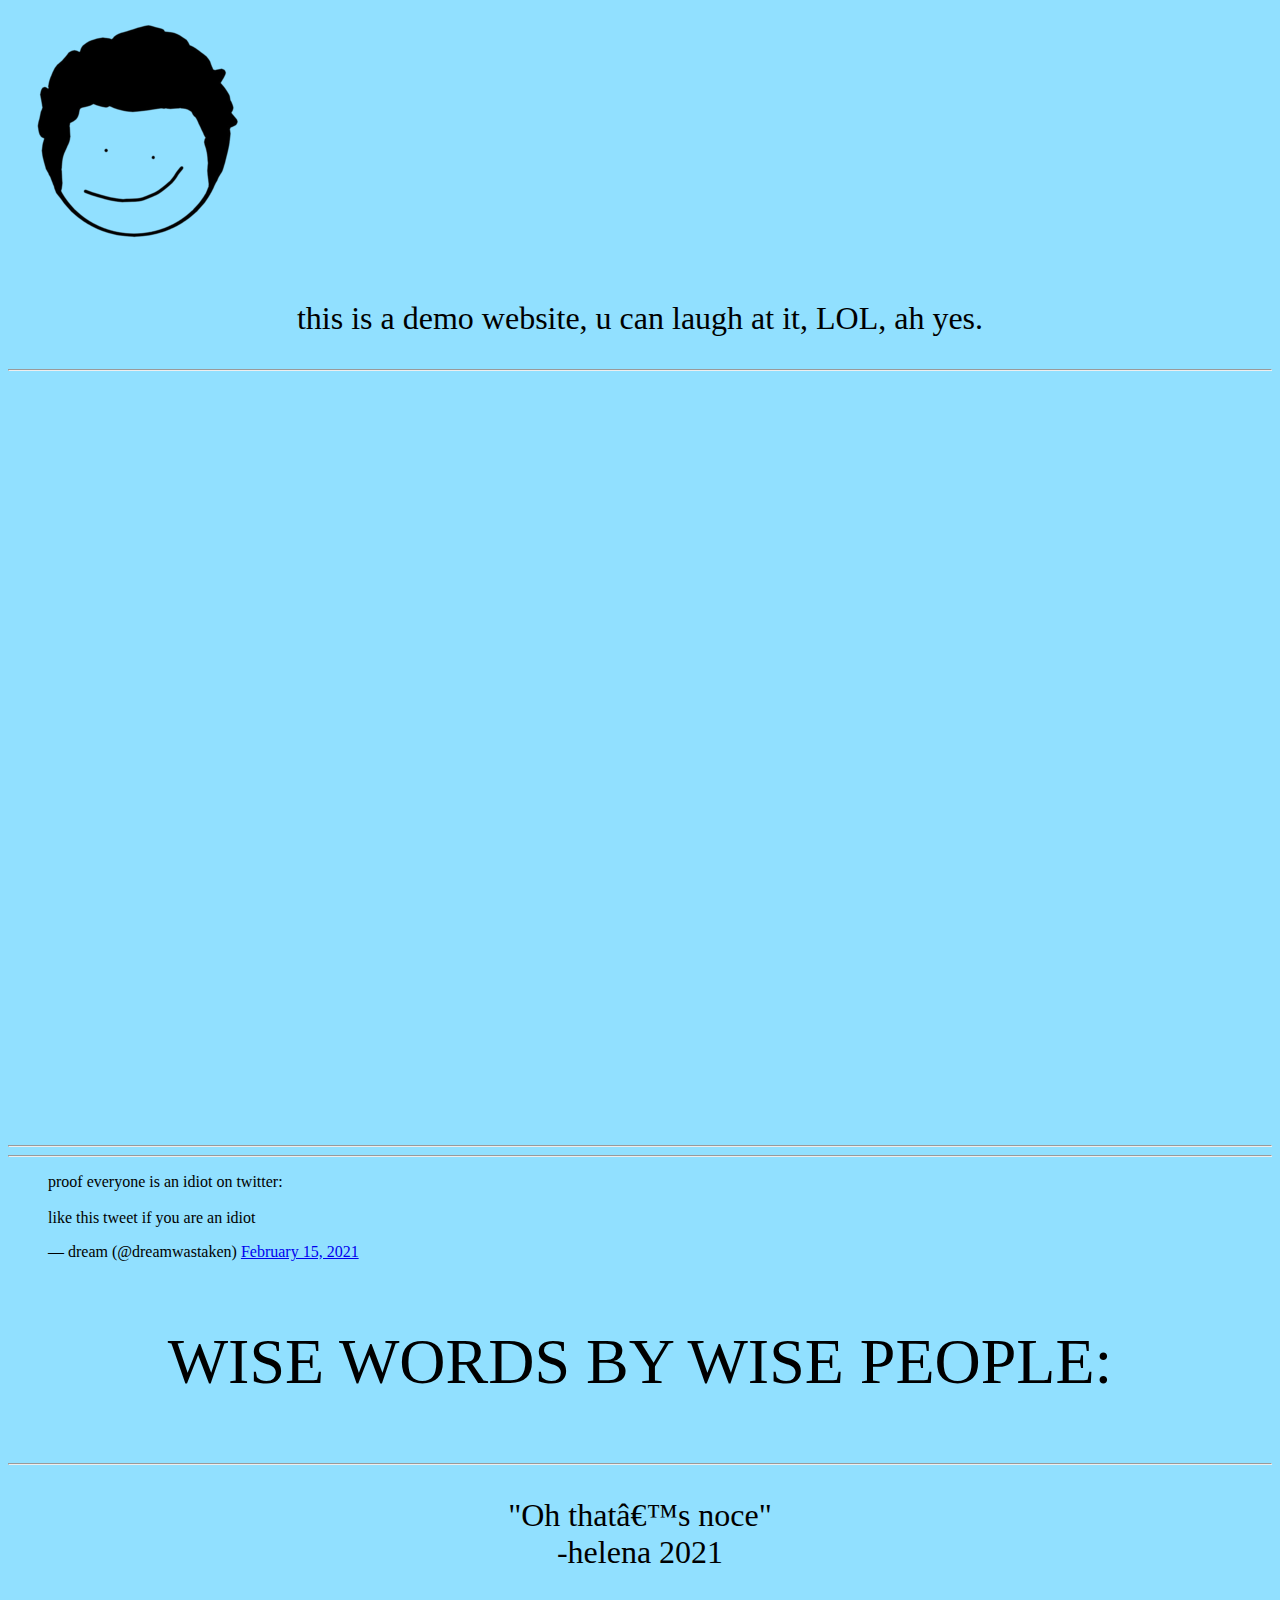
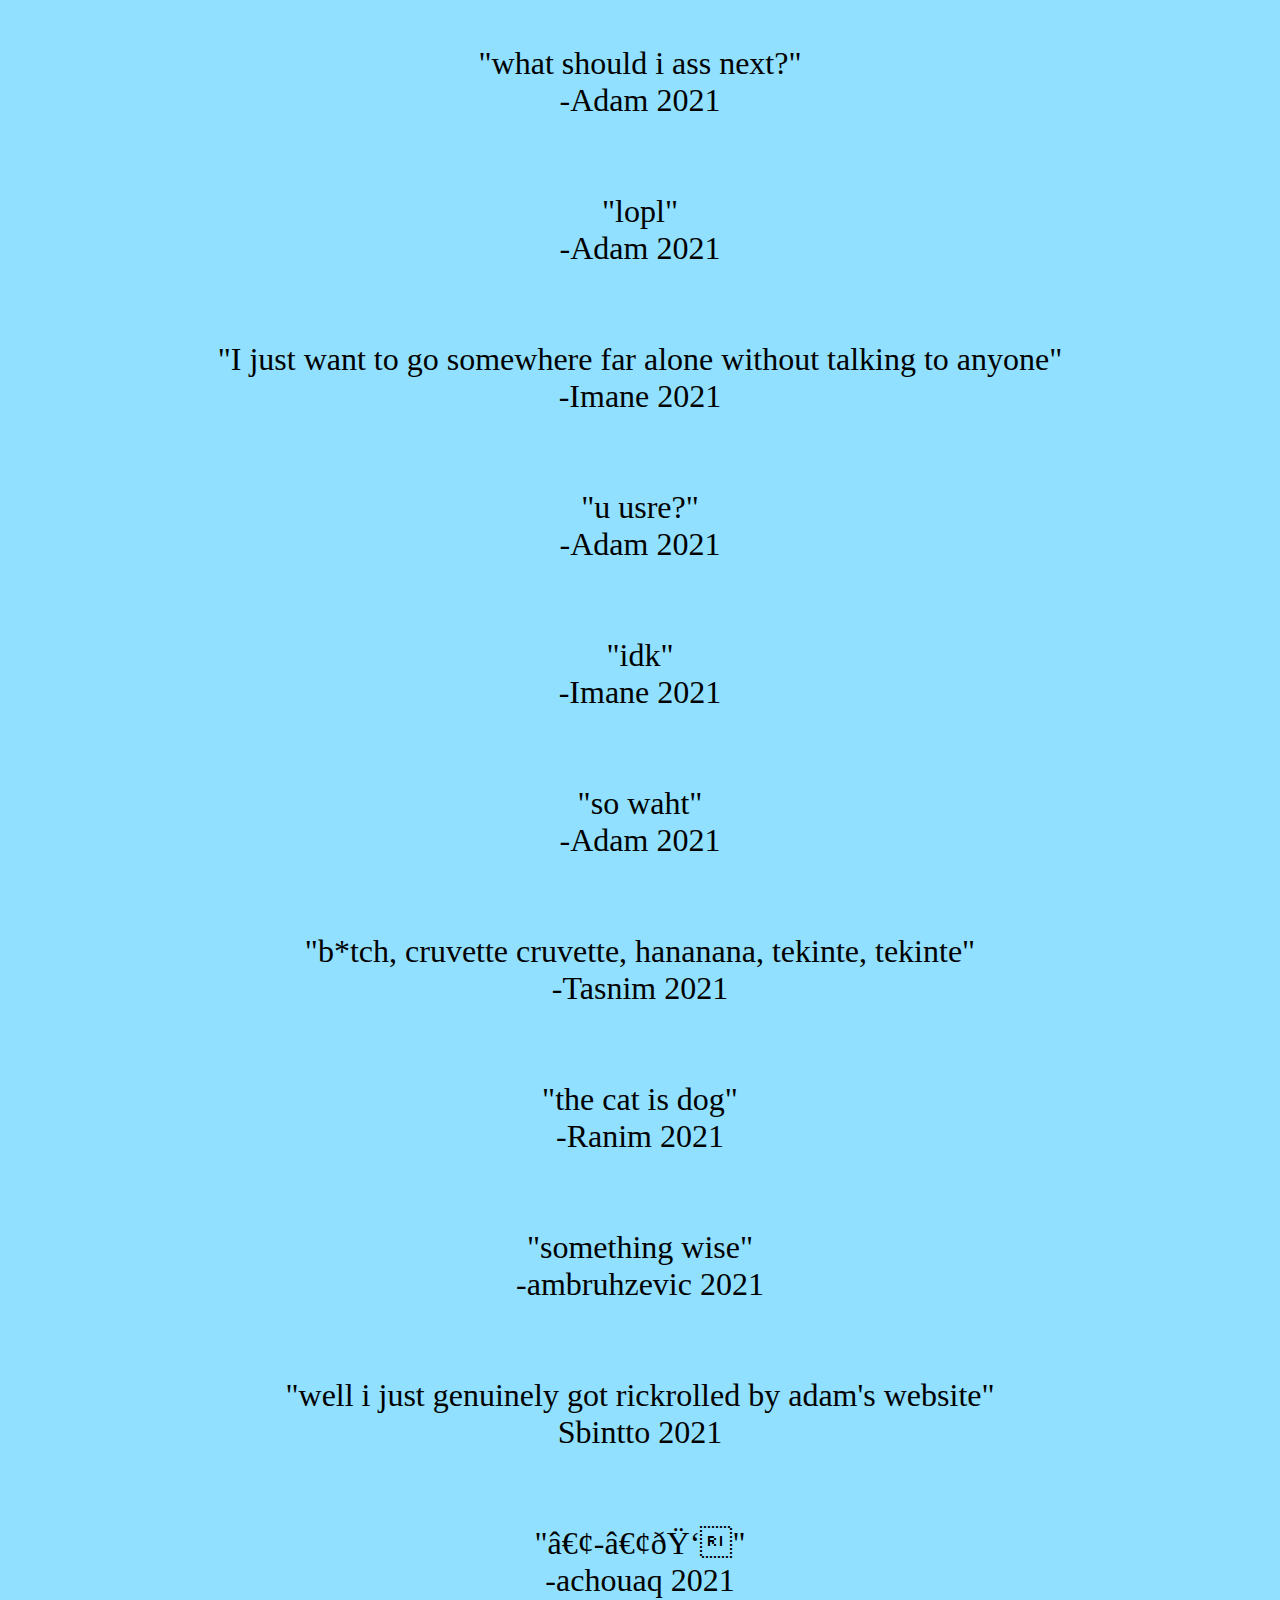
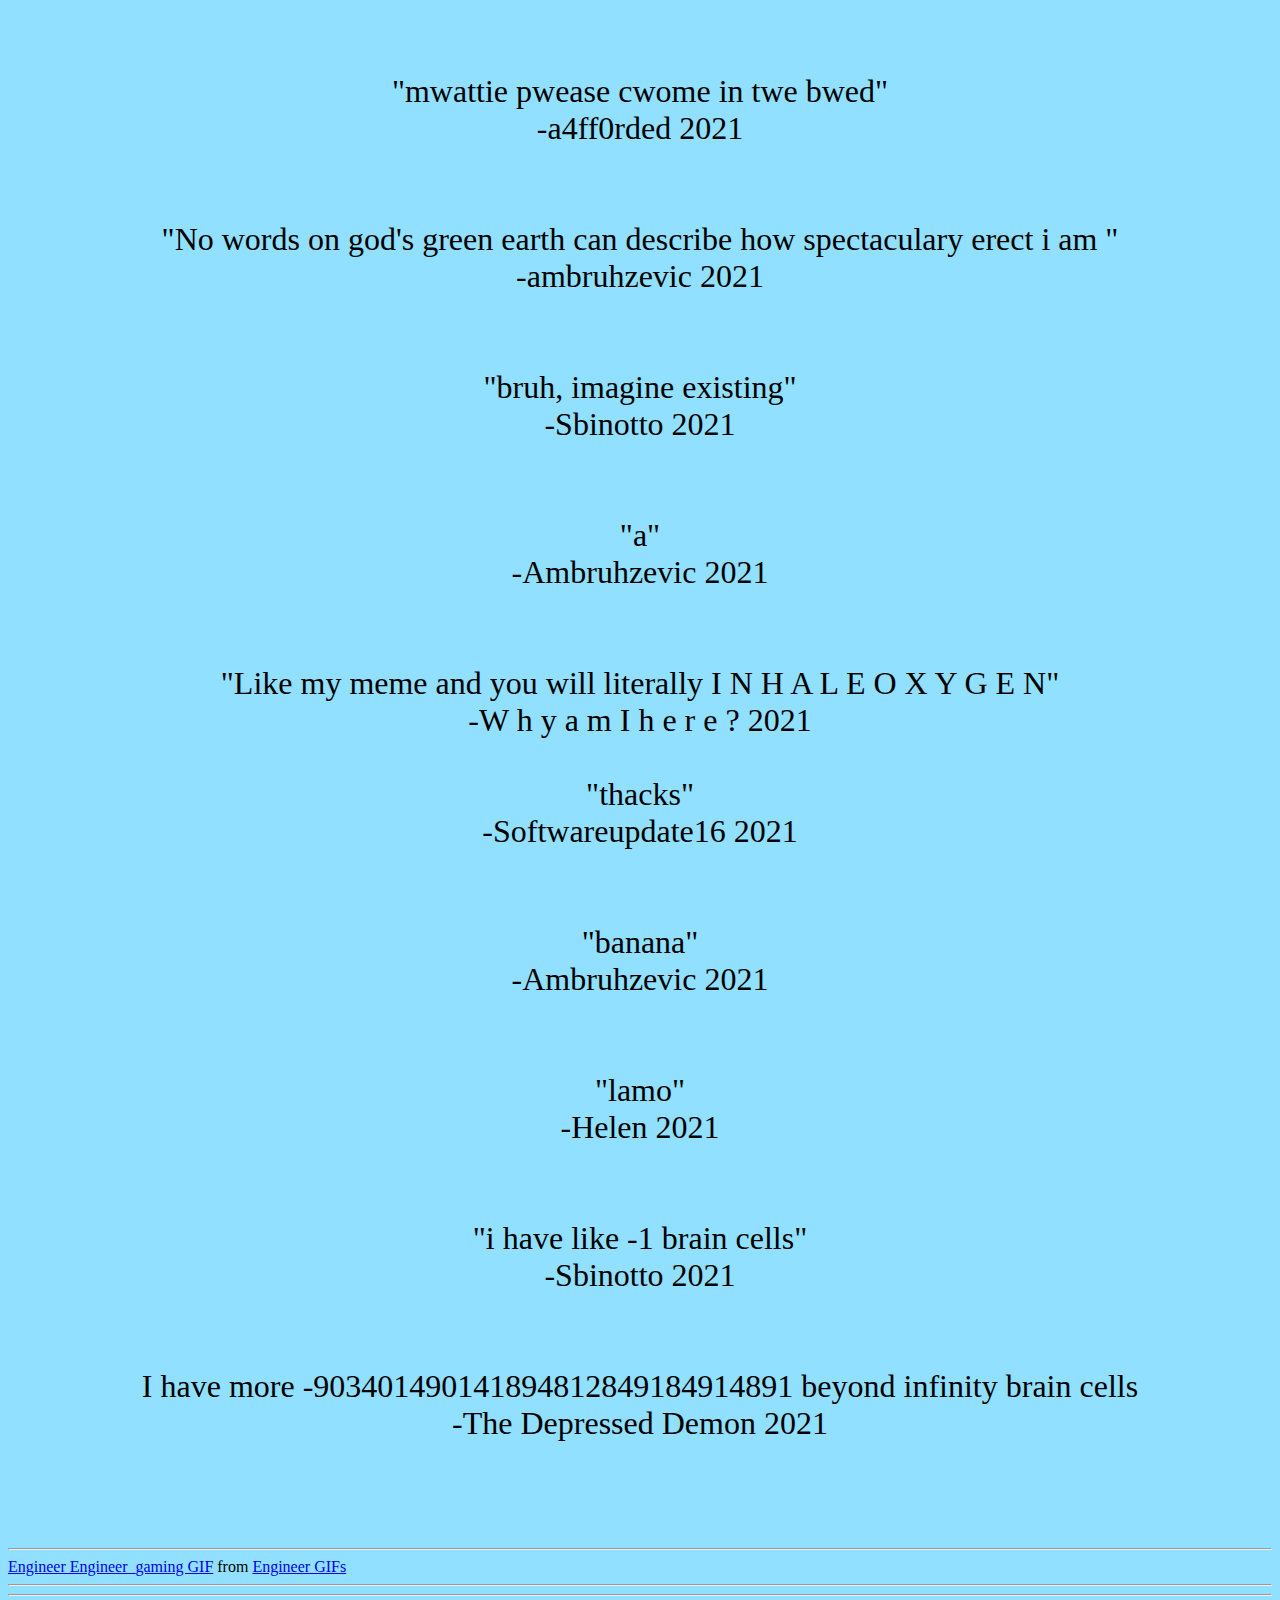
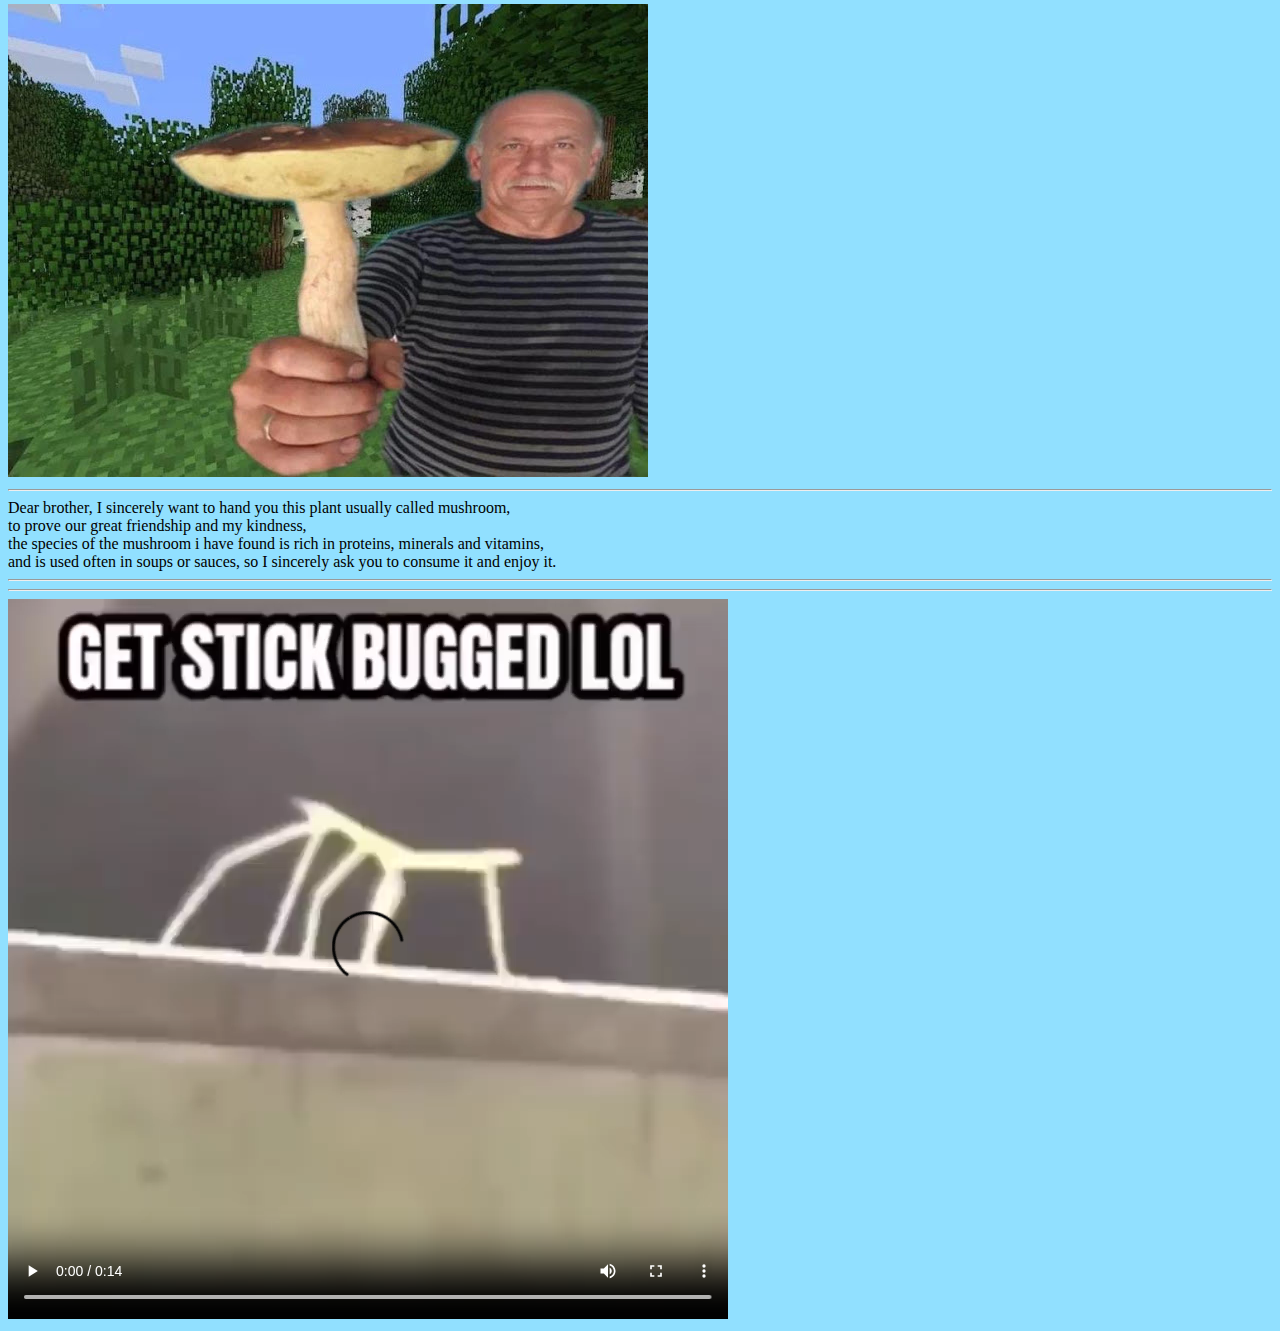
<file: index.html>
<!DOCTYPE html>
<html>
<link rel="icon" type="image/ico" href="ssss.ico" sizes="256x256">
<meta name="description" content="LOL, this is a test, and this website is for learning pupuses, i cnt even spell, LOL">
<body>
<head>
  <meta name="a.validate.01" content="4ebf7f1671ac0c63771a95cb71e3d69ce69c" />
<script data-ad-client="ca-pub-7286193055899814" async src="https://pagead2.googlesyndication.com/pagead/js/adsbygoogle.js"></script>
<title>LOL DMSAPL IS FUN</title>
<style>
    .centerCell {
    text-align: center;
  }
  .box { display:inline-block; }
body {
  background-color: #91e0ff;
}
  
</style>
</head>
<div class="header">
  <img src="dsaaaaaaaa.ico" alt="logo" />
<p style = "font-family:minecraft;font-size:32px;font-style:bold;text-align:center;">
         this is a demo website, u can laugh at it, LOL, ah yes.
         <hr />
  </p>
<div class="box">
<iframe src="https://discord.com/widget?id=810289853966188574&theme=dark" width="350" height="500" align=middle allowtransparency="true" frameborder="0" sandbox="allow-popups allow-popups-to-escape-sandbox allow-same-origin allow-scripts" align="left"></iframe>
 </div>
<div class="box">
  <iframe src="https://open.spotify.com/embed/album/3nkwKrSQJ9l84VV8uuymk9" width="350" height="500" frameborder="0" allowtransparency="true" allow="encrypted-media"align="right"></iframe>
</div>
<div class="box">
  <iframe src="https://open.spotify.com/embed/album/1ZSC5ULnqANluf9QT32hJW" width="350" height="500" frameborder="0" allowtransparency="true" allow="encrypted-media" align="right"></iframe>
</div>
  <hr />
  <hr />
<blockquote class="twitter-tweet"><p lang="en" dir="ltr">proof everyone is an idiot on twitter:<br><br>like this tweet if you are an idiot</p>&mdash; dream (@dreamwastaken) <a href="https://twitter.com/dreamwastaken/status/1361301535607693313?ref_src=twsrc%5Etfw">February 15, 2021</a></blockquote> <script async src="https://platform.twitter.com/widgets.js" charset="utf-8"></script>
<p style = "font-family:minecraft;font-size:64px;font-style:bold;text-align:center;">
WISE WORDS BY WISE PEOPLE:
<hr />
</p>
<p style = "font-family:minecraft;font-size:32px;font-style:bold;text-align:center;">
  "Oh that’s noce"<br />
  -helena 2021<br />
  <br />
  <br />
  "what should i ass next?"<br />
  -Adam 2021<br />
  <br />
  <br />
  "lopl"<br />
  -Adam 2021<br />
  <br />
  <br />
  "I just want to go somewhere far alone without talking to anyone"<br />
  -Imane 2021<br />
  <br />
  <br />
  "u usre?"<br />
  -Adam 2021<br />
  <br />
  <br />
  "idk" <br />
  -Imane 2021<br />
  <br />
  <br />
  "so waht"<br />
  -Adam 2021<br />
  <br />
  <br />
  "b*tch, cruvette cruvette, hananana, tekinte, tekinte"<br />
  -Tasnim 2021<br />
  <br />
  <br />
  "the cat is dog"<br />
  -Ranim 2021<br />
  <br />
  <br />
  "something wise"<br />
  -ambruhzevic 2021<br />
  <br />
  <br />
  "well i just genuinely got rickrolled by adam's website"<br />
  Sbintto 2021<br />
  <br />
  <br />
  "•-•👍"<br />
  -achouaq 2021<br />
  <br />
  <br />
  "mwattie pwease cwome in twe bwed"<br />
  -a4ff0rded 2021<br />
  <br />
  <br />
  "No words on god's green earth can describe how spectaculary erect i am "<br />
  -ambruhzevic 2021<br />
  <br />
  <br />
  "bruh, imagine existing"<br />
  -Sbinotto 2021<br />
  <br />
  <br />
  "a"<br />
  -Ambruhzevic 2021<br />
  <br />
  <br />
  "Like my meme and you will literally I N H A L E O X Y G E N"<br />
  -W h y a m I h e r e ? 2021
  <br />
  <br />
  "thacks"<br />
  -Softwareupdate16 2021<br />
  <br />
  <br />
  "banana"<br />
  -Ambruhzevic 2021<br />
  <br />
  <br />
  "lamo" <br />
  -Helen 2021<br />
  <br />
  <br />
  "i have  like -1 brain cells"<br />
  -Sbinotto 2021<br />
  <br />
  <br />
  I have more -903401490141894812849184914891 beyond infinity brain cells<br />
  -The Depressed Demon 2021<br />
  <br />
  <br />
  </p>
  <hr />
  <div class="tenor-gif-embed" data-postid="19011890" data-share-method="host" width="350" height="500" data-aspect-ratio="0.7771084337349398"><a href="https://tenor.com/view/engineer-engineer_gaming-gaming-bruhmoment-tf2-gif-19011890">Engineer Engineer_gaming GIF</a> from <a href="https://tenor.com/search/engineer-gifs">Engineer GIFs</a></div><script type="text/javascript" async src="https://tenor.com/embed.js"></script>
  <hr />
  <hr />
  <img src="lolol.png" alt="MASHROOMS IN THIS GUYS HAND">
  <hr />
  Dear brother, I sincerely want to hand you this plant usually called mushroom,<br />
  to prove our great friendship and my kindness,<br />
  the species of the mushroom i have found is rich in proteins, minerals and vitamins,<br />
  and is used often in soups or sauces, so I sincerely ask you to consume it and enjoy it.<br />
  <hr />
  <hr />
</sotp>
</div>


<video width="720" height="720" controls>
  <source src="stick bug.mp4" type="video/mp4">
  Your browser does not support the video tag.
</video>
</body>
</html>
</file>
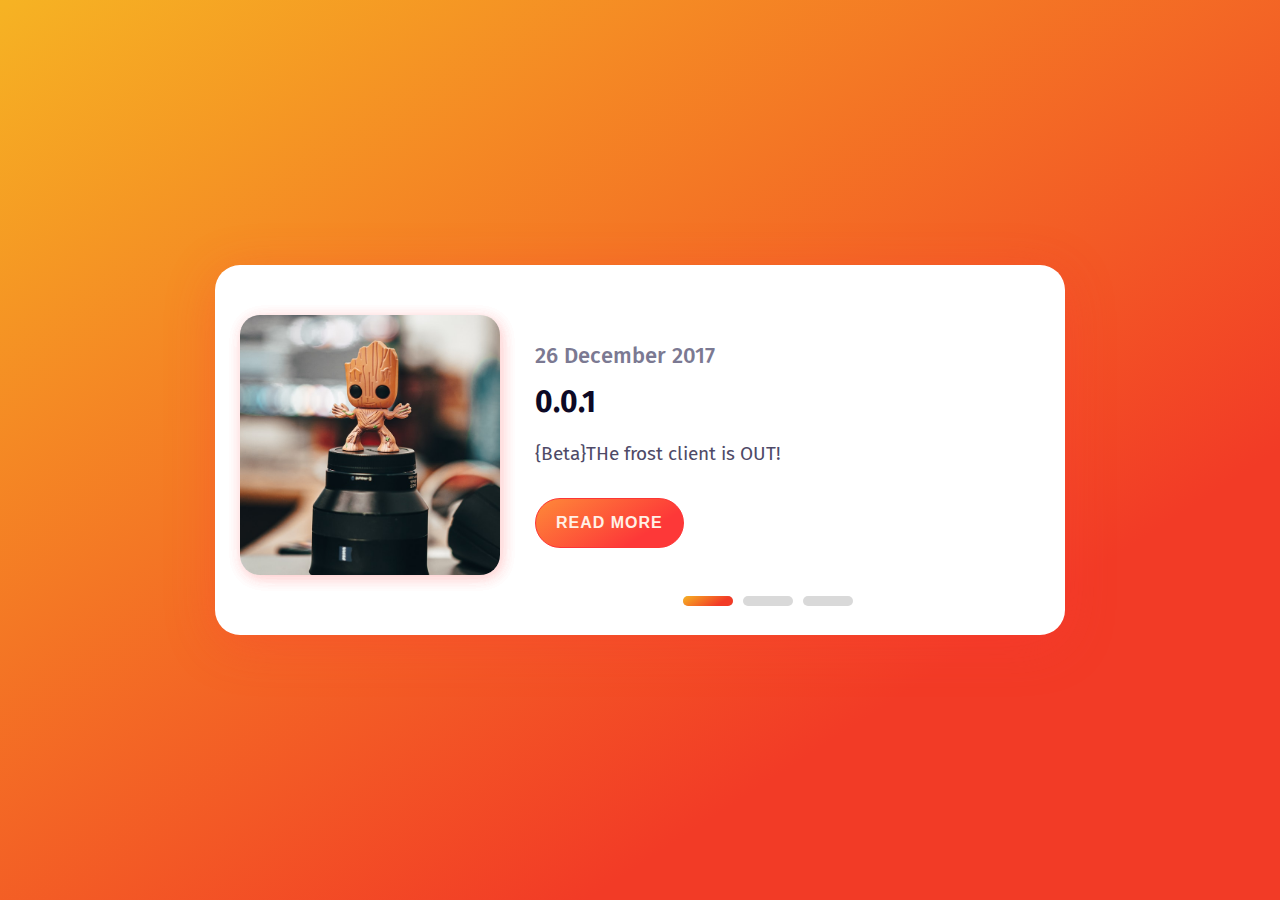
<file: patch/index.html>
<!DOCTYPE html>
<html lang="en" dir="ltr">
  <head>
    <meta charset="utf-8">
    <title>Slider Blog Card</title>
    <link rel="stylesheet" href="style.css">
  </head>
  <body>
    <div class="blog-card">
      <input type="radio" name="select" id="tap-1" checked>
      <input type="radio" name="select" id="tap-2">
      <input type="radio" name="select" id="tap-3">
      <input type="checkbox" id="imgTap">
      <div class="sliders">
        <label for="tap-1" class="tap tap-1"></label>
        <label for="tap-2" class="tap tap-2"></label>
        <label for="tap-3" class="tap tap-3"></label>
      </div>
      <div class="inner-part">
        <label for="imgTap" class="img">
          <img class="img-1" src="profile-1.jpg">
        </label>
        <div class="content content-1">
          <span>26 December 2017</span>
          <div class="title">0.0.1</div>
          <div class="text">{Beta}THe frost client is OUT!</div>
          <button>Read more</button>
        </div>
      </div>
      <div class="inner-part">
        <label for="imgTap" class="img">
          <img class="img-2" src="profile-2.png">
        </label>
        <div class="content content-2">
          <span>26 December 2018</span>
          <div class="title">1.0.0</div>
          <div class="text">Official release</div>
          <button>Read more</button>
        </div>
      </div>
      <div class="inner-part">
        <label for="imgTap" class="img">
          <img class="img-3" src="profile-3.png">
        </label>
        <div class="content content-3">
          <span>26 December 2019</span>
          <div class="title">1.0.1</div>
          <div class="text">we fix stuff, like your Parent's marrige</div>
          <button>Read more</button>
        </div>
      </div>
    </div>

  </body>
</html>
</file>
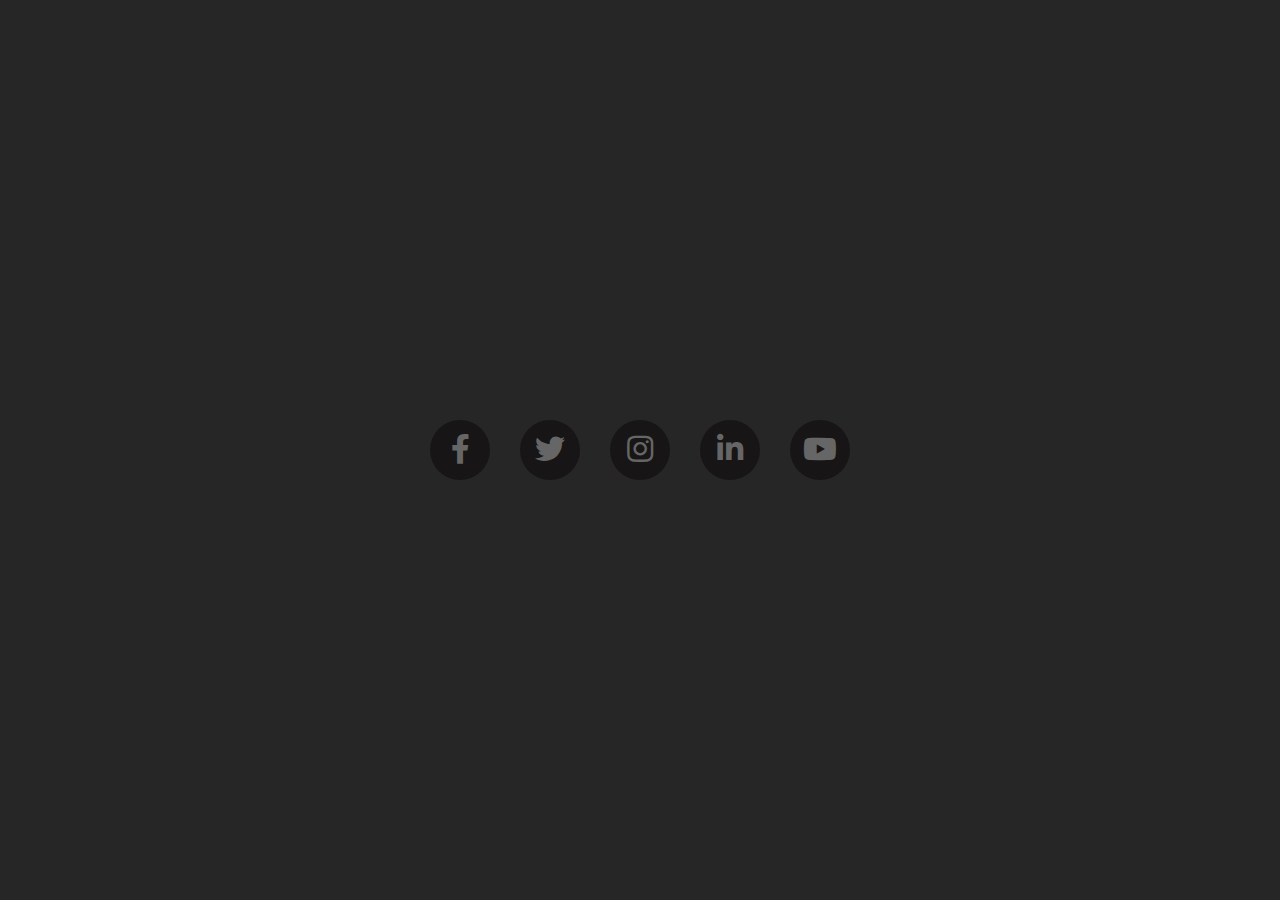
<file: socials/index.html>
<!DOCTYPE html>
<!-- Created By CodingNepal -->
<html lang="en" dir="ltr">
  <head>
    <meta charset="utf-8">
    <!-- <title>Glowing Social Icons</title> -->
    <link rel="stylesheet" href="style.css">
    <link rel="stylesheet" href="https://cdnjs.cloudflare.com/ajax/libs/font-awesome/5.15.3/css/all.min.css"/>
  </head>
  <body>
      <ul>
<li><i class="fab fa-facebook-f"></i></li>
<li><i class="fab fa-twitter"></i></li>
<li><i class="fab fa-instagram"></i></li>
<li><i class="fab fa-linkedin-in"></i></li>
<li><i class="fab fa-youtube"></i></li>
</ul>
</body>
</html>
</file>
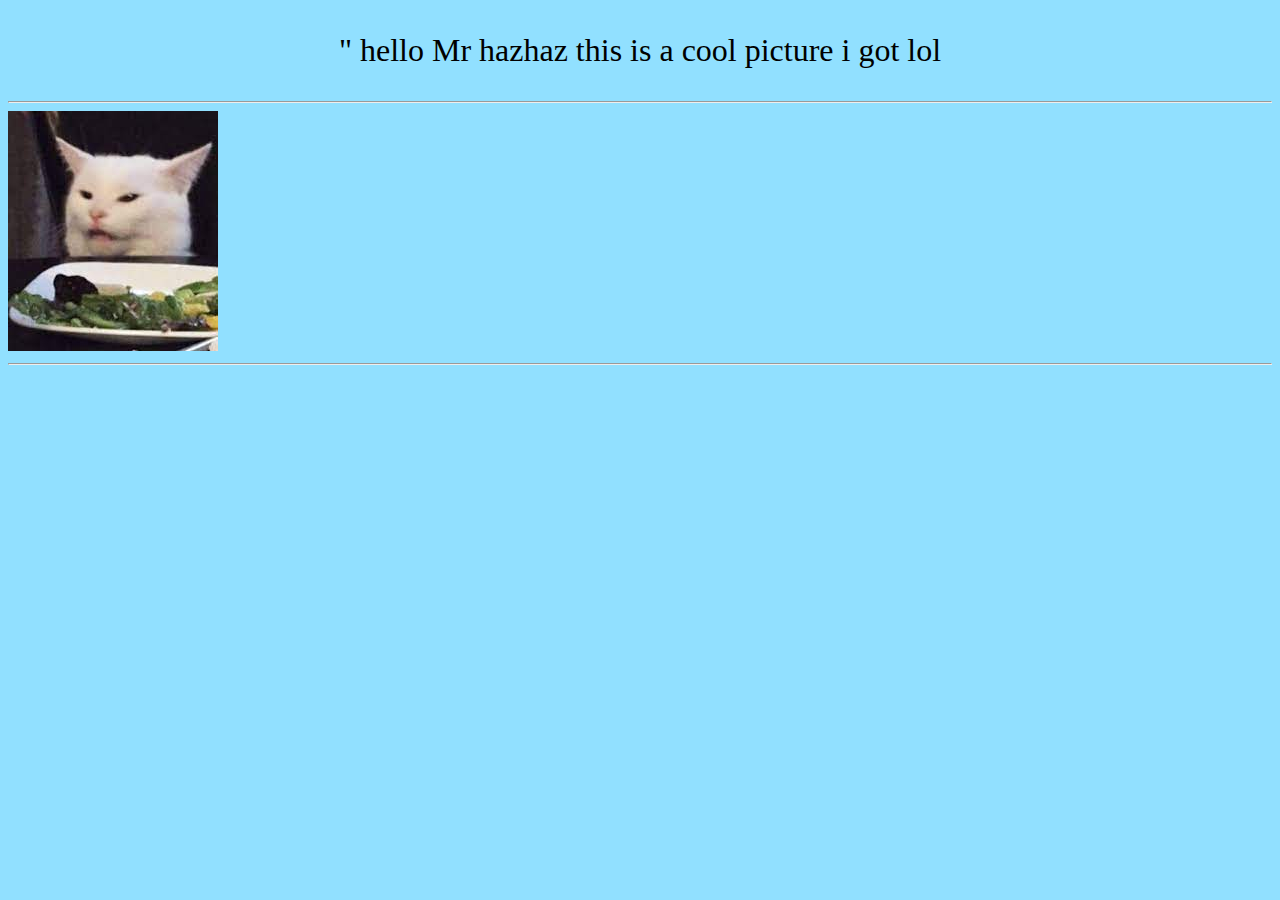
<file: hazhaziscool.html>
<!DOCTYPE html>
<html>
<link rel="icon" type="image/ico" href="ssss.ico" sizes="256x256">
<meta name="description" content="LOL, this is a test, and this website is for learning pupuses, i cnt even spell, LOL">
<body>
<head>
  <meta name="a.validate.01" content="4ebf7f1671ac0c63771a95cb71e3d69ce69c" />
<script data-ad-client="ca-pub-7286193055899814" async src="https://pagead2.googlesyndication.com/pagead/js/adsbygoogle.js"></script>
<title>LOL DMSAPL IS FUN</title>
<style>
    .centerCell {
    text-align: center;
  }
  .box { display:inline-block; }
body {
  background-color: #91e0ff;
}
  
</style>
</head>
  <p style = "font-family:minecraft;font-size:32px;font-style:bold;text-align:center;">
  " hello Mr hazhaz this is a cool picture i got lol<br />
  </p >
  <hr />
  
  <img src="images (3).jpg" alt="ur mom is thicc">
  <hr />
</body>
</html>
</file>
<file: patch/style.css>
@import url("https://fonts.googleapis.com/css?family=Fira+Sans:400,500,600,700,800");
*{
  margin: 0;
  padding: 0;
  box-sizing: border-box;
}
body{
  display: flex;
  align-items: center;
  justify-content: center;
  height: 100vh;
  font-family: 'Fira Sans', sans-serif;
  background: linear-gradient(147deg,#f6b323 0%, #f23b26 74%);
}
.blog-card{
  position: absolute;
  height: 370px;
  width: 95%;
  max-width: 850px;
  margin: auto;
  border-radius: 25px;
  background: white;
  box-shadow: 0px 10px 50px rgba(252,56,56,.3);
}
.inner-part{
  position: absolute;
  display: flex;
  height: 360px;
  align-items: center;
  justify-content: center;
  padding: 0 25px;
}
#imgTap:checked ~ .inner-part {
  padding: 0;
  transition: .1s ease-in;
}
.inner-part .img{
  height: 260px;
  width: 260px;
  flex-shrink: 0;
  overflow: hidden;
  border-radius: 20px;
  box-shadow: 2px 3px 15px rgba(252,56,56,.1);
}
#imgTap:checked ~ .inner-part .img{
  height: 370px;
  width: 850px;
  z-index: 99;
  margin-top: 10px;
  transition: .3s .2s ease-in;
}
.img img{
  height: 100%;
  width: 100%;
  object-fit: cover;
  cursor: pointer;
  opacity: 0;
  transition: .6s;
}
#tap-1:checked ~ .inner-part .img-1,
#tap-2:checked ~ .inner-part .img-2,
#tap-3:checked ~ .inner-part .img-3{
  opacity: 1;
  transition-delay: .2s;
}
.content{
  padding: 0 20px 0 35px;
  width: 530px;
  margin-left: 50px;
  opacity: 0;
  transition: .6s;
}
#imgTap:checked ~ .inner-part .content{
  display: none;
}
#tap-1:checked ~ .inner-part .content-1,
#tap-2:checked ~ .inner-part .content-2,
#tap-3:checked ~ .inner-part .content-3{
  opacity: 1;
  margin-left: 0px;
  z-index: 100;
  transition-delay: .3s;
}
.content span{
  display: block;
  color: #7b7992;
  margin-bottom: 15px;
  font-size: 22px;
  font-weight: 500
}
.content .title{
  font-size: 30px;
  font-weight: 700;
  color: #0d0925;
  margin-bottom: 20px;
}
.content .text{
  color: #4e4a67;
  font-size: 19px;
  margin-bottom: 30px;
  line-height: 1.5em;
  text-align: justify;
}
.content button{
  display: inline-flex;
  padding: 15px 20px;
  border: none;
  font-size: 16px;
  text-transform: uppercase;
  color: #fff0e6;
  font-weight: 600;
  letter-spacing: 1px;
  border-radius: 50px;
  cursor: pointer;
  outline: none;
  border: 1px solid #fd3535;
  background: linear-gradient(147deg, #fe8a39  0%, #fd3838 74%);
}
.content button:hover{
  background: linear-gradient(147deg, #fe791b 0%, #fd1c1c 74%);
}
.sliders{
  position: absolute;
  bottom: 25px;
  left: 65%;
  transform: translateX(-50%);
  z-index: 12;
}
#imgTap:checked ~ .sliders{
  display: none;
}
.sliders .tap{
  position: relative;
  height: 10px;
  width: 50px;
  background: #d9d9d9;
  border-radius: 5px;
  display: inline-flex;
  margin: 0 3px;
  cursor: pointer;
}
.sliders .tap:hover{
  background: #cccccc;
}
.sliders .tap:before{
  position: absolute;
  content: '';
  top: 0;
  left: 0;
  height: 100%;
  width: -100%;
  background: linear-gradient(147deg,#f6b323 0%, #f23b26 74%);
  border-radius: 10px;
  transform: scaleX(0);
  transition: transform .6s;
  transform-origin: left;
}
input[type="radio"],
input[type="checkbox"]{
  display: none;
}
#tap-1:checked ~ .sliders .tap-1:before,
#tap-2:checked ~ .sliders .tap-2:before,
#tap-3:checked ~ .sliders .tap-3:before{
  transform: scaleX(1);
  width: 100%;
}
</file>
<file: socials/style.css>
*{
    margin: 0;
    padding: 0;
    list-style: none;
  }
  body{
    display: flex;
    height: 100vh;
    text-align: center;
    align-items: center;
    justify-content: center;
    background: #262626;
  }
  ul{
    display: flex;
  }
  ul li{
    position: relative;
    display: block;
    color: #666;
    font-size: 30px;
    height: 60px;
    width: 60px;
    background: #171515;
    line-height: 60px;
    border-radius: 50%;
    margin: 0 15px;
    cursor: pointer;
    transition: .5s;
  }
  ul li:before{
    position: absolute;
    content: '';
    top: 0;
    left: 0;
    height: inherit;
    width: inherit;
    /* background: #d35400; */
    border-radius: 50%;
    transform: scale(.9);
    z-index: -1;
    transition: .5s;
  }
  ul li:nth-child(1):before{
    background: #4267B2;
  }
  ul li:nth-child(2):before{
    background: #1DA1F2;
  }
  ul li:nth-child(3):before{
    background: #E1306C;
  }
  ul li:nth-child(4):before{
    background: #2867B2;
  }
  ul li:nth-child(5):before{
    background: #ff0000;
  }
  ul li:hover:before{
    filter: blur(3px);
    transform: scale(1.2);
    /* box-shadow: 0 0 15px #d35400; */
  }
  ul li:nth-child(1):hover:before{
    box-shadow: 0 0 15px #4267B2;
  }
  ul li:nth-child(2):hover:before{
    box-shadow: 0 0 15px #1DA1F2;
  }
  ul li:nth-child(3):hover:before{
    box-shadow: 0 0 15px #E1306C;
  }
  ul li:nth-child(4):hover:before{
    box-shadow: 0 0 15px #2867B2;
  }
  ul li:nth-child(5):hover:before{
    box-shadow: 0 0 15px #ff0000;
  }
  ul li:nth-child(1):hover{
    color: #456cba;
    box-shadow: 0 0 15px #4267B2;
    text-shadow: 0 0 15px #4267B2;
  }
  ul li:nth-child(2):hover{
    color: #26a4f2;
    box-shadow: 0 0 15px #1DA1F2;
    text-shadow: 0 0 15px #1DA1F2;
  }
  ul li:nth-child(3):hover{
    color: #e23670;
    box-shadow: 0 0 15px #E1306C;
    text-shadow: 0 0 15px #E1306C;
  }
  ul li:nth-child(4):hover{
    color: #2a6cbb;
    box-shadow: 0 0 15px #2867B2;
    text-shadow: 0 0 15px #2867B2;
  }
  ul li:nth-child(5):hover{
    color: #ff1a1a;
    box-shadow: 0 0 15px #ff0000;
    text-shadow: 0 0 15px #ff0000;
  }
  /* ul li:hover{
    color: #ffa502;
    box-shadow: 0 0 15px #d35400;
    text-shadow: 0 0 15px #d35400;
  } */
</file>
